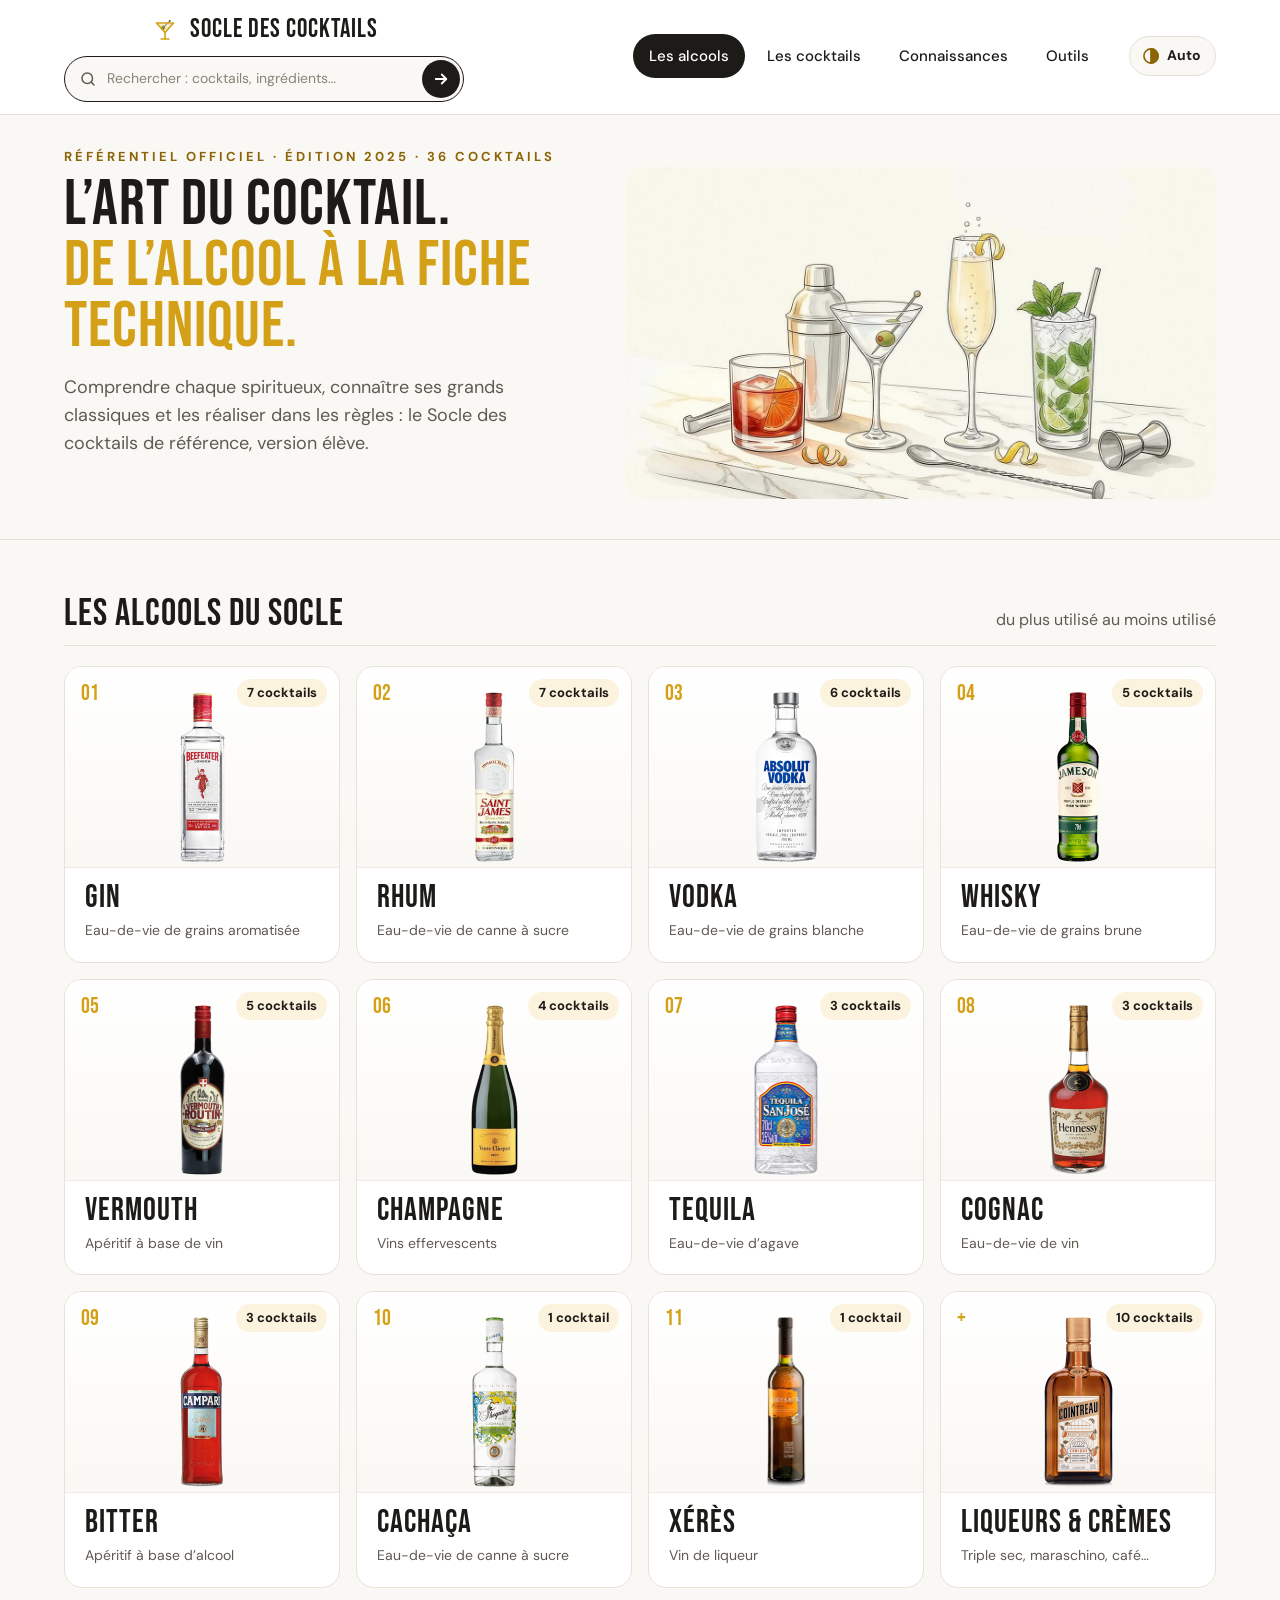
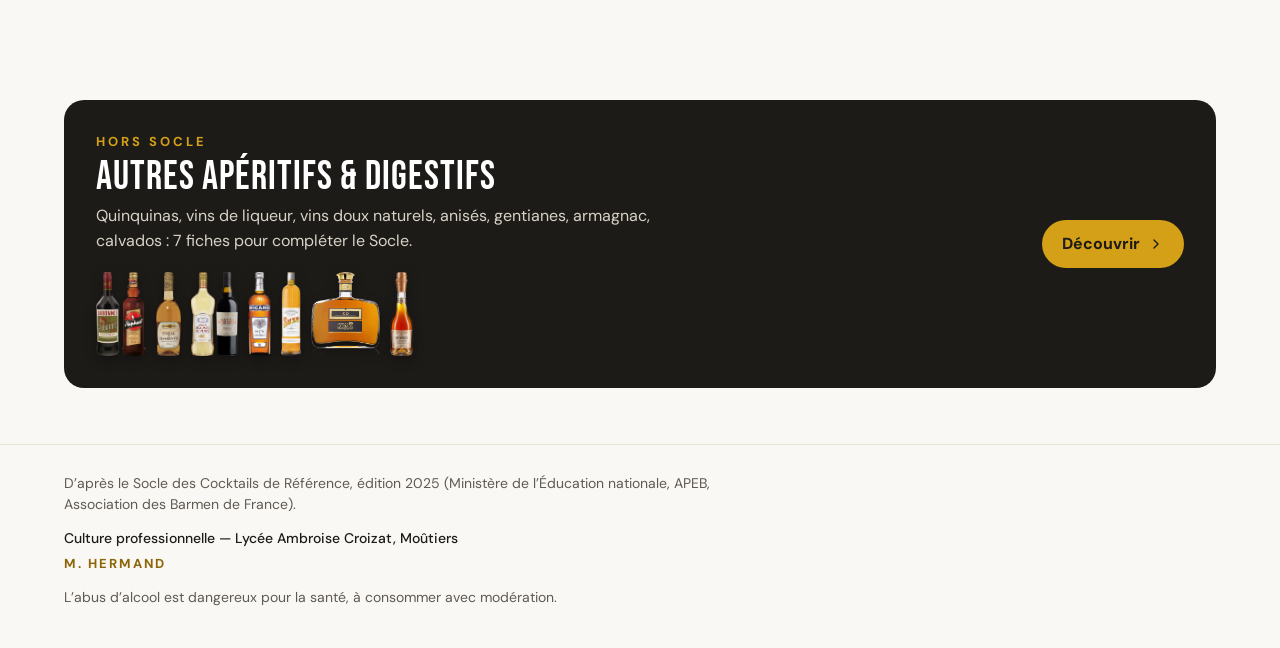
<file: index.html>
<!doctype html>
<html lang="fr">
<head>
  <meta charset="utf-8">
  <meta name="viewport" content="width=device-width, initial-scale=1, viewport-fit=cover">
  <title>Socle des Cocktails — Lycée Ambroise Croizat</title>
  <meta name="description" content="Les 36 cocktails du Socle des Cocktails de Référence : présentation des alcools, fiches techniques, verrerie, matériel et lexique du barman.">
  <meta property="og:type" content="website">
  <meta property="og:site_name" content="Socle des Cocktails">
  <meta property="og:title" content="Socle des Cocktails — L’appli du bar">
  <meta property="og:description" content="Les 36 cocktails du Socle, les alcools, les connaissances et les outils du bar. Lycée Ambroise Croizat, Moûtiers.">
  <meta property="og:url" content="https://benjaminhermand-max.github.io/socle-cocktails/">
  <meta property="og:image" content="https://benjaminhermand-max.github.io/socle-cocktails/img/partage-carre.jpg">
  <meta property="og:image:width" content="1200">
  <meta property="og:image:height" content="1200">
  <meta property="og:locale" content="fr_FR">
  <meta name="twitter:card" content="summary">
  <meta name="theme-color" content="#FFFFFF" id="meta-theme">
  <meta name="color-scheme" content="light dark" id="meta-scheme">
  <script>
  /* Thème : "auto" (suit le téléphone), "clair" ou "sombre" — mémorisé sur l'appareil */
  (function () {
    var CLE = "socle-theme-v1", mq = window.matchMedia ? matchMedia("(prefers-color-scheme: dark)") : null;
    function lire() { try { var v = localStorage.getItem(CLE); return v === "clair" || v === "sombre" ? v : "auto"; } catch (e) { return "auto"; } }
    function appliquer() {
      var choix = lire(), sombre = choix === "sombre" || (choix === "auto" && mq && mq.matches);
      var r = document.documentElement;
      r.setAttribute("data-theme", sombre ? "dark" : "light");
      r.setAttribute("data-choix", choix);
      var m = document.getElementById("meta-theme"); if (m) m.content = sombre ? "#151310" : "#FFFFFF";
      var s = document.getElementById("meta-scheme"); if (s) s.content = sombre ? "dark" : "light";
      var b = document.getElementById("theme-btn");
      if (b) {
        var noms = { auto: "Auto", clair: "Clair", sombre: "Sombre" };
        b.querySelector(".theme-l").textContent = noms[choix];
        b.setAttribute("aria-label", "Thème : " + noms[choix] + ". Changer le thème");
        b.title = choix === "auto" ? "Thème automatique (suit le téléphone)" : "Thème " + noms[choix].toLowerCase();
      }
    }
    window.changerTheme = function () {
      var ordre = ["auto", "clair", "sombre"], suivant = ordre[(ordre.indexOf(lire()) + 1) % 3];
      try { localStorage.setItem(CLE, suivant); } catch (e) {}
      appliquer();
    };
    appliquer();
    if (mq) { if (mq.addEventListener) mq.addEventListener("change", appliquer); else if (mq.addListener) mq.addListener(appliquer); }
    document.addEventListener("DOMContentLoaded", function () {
      var b = document.getElementById("theme-btn");
      if (b) b.addEventListener("click", window.changerTheme);
      appliquer();
    });
  })();
  </script>
  <link rel="icon" href="img/icone/icone.svg" type="image/svg+xml">
  <link rel="icon" href="img/icone/favicon-32.png" sizes="32x32" type="image/png">
  <link rel="apple-touch-icon" href="img/icone/apple-touch-icon.png">
  <link rel="manifest" href="manifest.webmanifest?v=36">
  <meta name="apple-mobile-web-app-capable" content="yes">
  <meta name="mobile-web-app-capable" content="yes">
  <meta name="apple-mobile-web-app-title" content="Cocktails">
  <meta name="apple-mobile-web-app-status-bar-style" content="black">
  <link rel="preload" href="fonts/bebas-neue.woff2" as="font" type="font/woff2" crossorigin>
  <link rel="preload" href="fonts/dm-sans-400.woff2" as="font" type="font/woff2" crossorigin>
  <link rel="stylesheet" href="style.css?v=36">
</head>
<body>
  <header class="topbar">
    <div class="wrap">
      <a class="brand" href="#/">
        <svg width="30" height="30" viewBox="0 0 512 512" aria-hidden="true"><path d="M136 152 H376 L256 286 Z" fill="#D4A017" opacity="0.22"/><line x1="214" y1="226" x2="334" y2="104" stroke="#5F5A52" stroke-width="16" stroke-linecap="round"/><circle cx="336" cy="102" r="16" fill="#5F5A52"/><ellipse cx="222" cy="218" rx="40" ry="33" transform="rotate(-45 222 218)" fill="#7A9A2E"/><circle cx="236" cy="228" r="11" fill="#B5462E"/><path d="M110 136 H402 L256 300 Z" fill="none" stroke="#D4A017" stroke-width="28" stroke-linejoin="round"/><line x1="256" y1="300" x2="256" y2="404" stroke="#D4A017" stroke-width="28" stroke-linecap="round"/><line x1="190" y1="410" x2="322" y2="410" stroke="#D4A017" stroke-width="28" stroke-linecap="round"/></svg>
        <span>Socle des Cocktails</span>
      </a>
      <button type="button" class="theme-btn" id="theme-btn" aria-label="Changer le thème">
        <svg class="ti ti-auto" width="20" height="20" viewBox="0 0 24 24" fill="none" stroke="currentColor" stroke-width="2" aria-hidden="true"><circle cx="12" cy="12" r="8.5"/><path d="M12 3.5a8.5 8.5 0 0 1 0 17z" fill="currentColor"/></svg>
        <svg class="ti ti-clair" width="20" height="20" viewBox="0 0 24 24" fill="none" stroke="currentColor" stroke-width="2" stroke-linecap="round" aria-hidden="true"><circle cx="12" cy="12" r="4.2"/><path d="M12 2.5v2.2M12 19.3v2.2M2.5 12h2.2M19.3 12h2.2M5.3 5.3l1.6 1.6M17.1 17.1l1.6 1.6M5.3 18.7l1.6-1.6M17.1 6.9l1.6-1.6"/></svg>
        <svg class="ti ti-sombre" width="20" height="20" viewBox="0 0 24 24" fill="none" stroke="currentColor" stroke-width="2" stroke-linejoin="round" aria-hidden="true"><path d="M20 14.5A8.5 8.5 0 1 1 9.5 4a6.8 6.8 0 0 0 10.5 10.5z"/></svg>
        <span class="theme-l">Auto</span>
      </button>
      <form class="search" role="search" id="fq">
        <label for="q" class="sr-only">Rechercher un cocktail, un ingrédient, une méthode d’élaboration</label>
        <div class="bubble">
          <svg width="18" height="18" viewBox="0 0 24 24" fill="none" stroke="#5F5A52" stroke-width="2" stroke-linecap="round" aria-hidden="true"><circle cx="11" cy="11" r="7"/><path d="M20 20l-3.5-3.5"/></svg>
          <input id="q" type="search" autocomplete="off" placeholder="Rechercher : cocktails, ingrédients…" role="combobox" aria-autocomplete="list" aria-expanded="false" aria-controls="res">
          <button type="submit" aria-label="Voir la fiche"><svg width="18" height="18" viewBox="0 0 24 24" fill="none" stroke="currentColor" stroke-width="2.4" stroke-linecap="round" stroke-linejoin="round" aria-hidden="true"><path d="M5 12h14"/><path d="M13 6l6 6-6 6"/></svg></button>
        </div>
        <ul class="results" id="res" role="listbox" hidden></ul>
        <p class="search-hint muted" id="qh" aria-live="polite"></p>
      </form>
      <nav class="nav" aria-label="Navigation principale">
        <a href="#/" data-section="alcools"><svg class="nav-i" width="22" height="22" viewBox="0 0 24 24" fill="none" stroke="currentColor" stroke-width="1.9" stroke-linecap="round" stroke-linejoin="round" aria-hidden="true"><path d="M10 2h4v4l1.5 2.5V21a1 1 0 0 1-1 1h-5a1 1 0 0 1-1-1V8.5L10 6z"/><path d="M8.5 12h7v5h-7z"/></svg><span class="nav-l">Les alcools</span><span class="nav-c">Alcools</span></a>
        <a href="#/cocktails" data-section="cocktails"><svg class="nav-i" width="22" height="22" viewBox="0 0 24 24" fill="none" stroke="currentColor" stroke-width="1.9" stroke-linecap="round" stroke-linejoin="round" aria-hidden="true"><path d="M4 4h16l-8 9z"/><path d="M12 13v7M8 21h8"/><path d="M14 8l4-5"/></svg><span class="nav-l">Les cocktails</span><span class="nav-c">Cocktails</span></a>
        <a href="#/savoirs/pratiques" data-section="savoirs"><svg class="nav-i" width="22" height="22" viewBox="0 0 24 24" fill="none" stroke="currentColor" stroke-width="1.9" stroke-linecap="round" stroke-linejoin="round" aria-hidden="true"><path d="M4 5a2 2 0 0 1 2-2h13v16H6a2 2 0 0 0-2 2z"/><path d="M4 21V5M9 7h6"/></svg><span class="nav-l">Connaissances</span><span class="nav-c">Savoirs</span></a>
        <a href="#/outils/tav" data-section="outils"><svg class="nav-i" width="22" height="22" viewBox="0 0 24 24" fill="none" stroke="currentColor" stroke-width="1.9" stroke-linecap="round" stroke-linejoin="round" aria-hidden="true"><rect x="5" y="3" width="14" height="18" rx="2"/><path d="M8 7h8M8.5 11h.01M12 11h.01M15.5 11h.01M8.5 14.5h.01M12 14.5h.01M15.5 14.5h.01M8.5 18h.01M12 18h.01M15.5 18h.01"/></svg><span class="nav-l">Outils</span><span class="nav-c">Outils</span></a>
      </nav>
    </div>
  </header>

  <main id="app" tabindex="-1"></main>

  <footer class="site">
    <div class="wrap">
      <p>D’après le Socle des Cocktails de Référence, édition 2025 (Ministère de l’Éducation nationale, APEB, Association des Barmen de France).</p>
      <p class="signature">Culture professionnelle — Lycée Ambroise Croizat, Moûtiers<br><span>M. HERMAND</span></p>
      <p>L’abus d’alcool est dangereux pour la santé, à consommer avec modération.</p>
    </div>
  </footer>

  <button type="button" class="haut" id="haut" aria-label="Revenir en haut de la page">
    <svg width="22" height="22" viewBox="0 0 24 24" fill="none" stroke="currentColor" stroke-width="2.4" stroke-linecap="round" stroke-linejoin="round" aria-hidden="true"><path d="M12 19V5"/><path d="M5 12l7-7 7 7"/></svg>
  </button>

  <script src="data/cocktails.js?v=36"></script>
  <script src="data/alcools.js?v=36"></script>
  <script src="data/savoirs.js?v=36"></script>
  <script src="data/emblemes.js?v=36"></script>
  <script src="data/autres.js?v=36"></script>
  <script src="app.js?v=36"></script>
  <script>if ("serviceWorker" in navigator) { window.addEventListener("load", function () { navigator.serviceWorker.register("sw.js"); }); }
// Demande au téléphone de garder la mémoire de l'appli (progression, favoris…)
// à l'abri du ménage automatique quand l'espace manque.
if (navigator.storage && navigator.storage.persist) { navigator.storage.persisted().then(function (ok) { if (!ok) navigator.storage.persist(); }).catch(function () {}); }</script>
</body>
</html>
</file>
<file: style.css>
@font-face { font-family: "Bebas Neue"; src: url("fonts/bebas-neue.woff2") format("woff2"); font-weight: 400; font-style: normal; font-display: swap; }
@font-face { font-family: "DM Sans"; src: url("fonts/dm-sans-400.woff2") format("woff2"); font-weight: 400; font-style: normal; font-display: swap; }
@font-face { font-family: "DM Sans"; src: url("fonts/dm-sans-500.woff2") format("woff2"); font-weight: 500; font-style: normal; font-display: swap; }
@font-face { font-family: "DM Sans"; src: url("fonts/dm-sans-700.woff2") format("woff2"); font-weight: 700; font-style: normal; font-display: swap; }

:root {
  --bg: #FAF8F4;
  --surface: #FFFFFF;
  --line: #E7E1D6;
  --line-soft: #F0EBE1;
  --ink: #1D1B18;
  --muted: #5F5A52;
  --gold: #D4A017;
  --gold-ink: #8C6508;
  --gold-soft: #FBF3DD;
  --dark: #1D1B18;
  --panel: #1D1B18;
  --pill: #1D1B18;
  --pill-ink: #FFFFFF;
  --paper: #FFFFFF;
  color-scheme: light;
  --radius: 18px;
  --display: "Bebas Neue", "Oswald", Impact, sans-serif;
  --body: "DM Sans", system-ui, -apple-system, "Segoe UI", sans-serif;
}

* { box-sizing: border-box; }
html { scroll-behavior: smooth; }
body {
  margin: 0;
  background: var(--bg);
  color: var(--ink);
  font-family: var(--body);
  font-size: 16px;
  line-height: 1.55;
  -webkit-font-smoothing: antialiased;
}
img, video { max-width: 100%; }
a { color: var(--gold-ink); }
a:hover { color: #5E4405; }
button { font: inherit; }
:focus-visible { outline: 3px solid var(--gold); outline-offset: 2px; border-radius: 6px; }

.wrap { max-width: 1200px; margin: 0 auto; padding: 0 24px; }
.eyebrow { margin: 0 0 8px; font-size: 13px; letter-spacing: 3px; text-transform: uppercase; color: var(--gold-ink); font-weight: 700; }
.display { font-family: var(--display); font-weight: 400; letter-spacing: 1px; line-height: 0.95; margin: 0; }
.muted { color: var(--muted); }

/* En-tête */
.topbar { position: sticky; top: 0; z-index: 20; background: var(--surface); backdrop-filter: blur(8px); border-bottom: 1px solid var(--line); }
.topbar .wrap { display: flex; flex-wrap: wrap; align-items: center; justify-content: space-between; gap: 12px; padding-top: 12px; padding-bottom: 12px; }
.brand { display: flex; align-items: center; gap: 10px; text-decoration: none; color: var(--ink); min-height: 44px; }
.brand span { font-family: var(--display); font-size: 26px; letter-spacing: 1px; }
.nav { display: flex; flex-wrap: wrap; gap: 6px; }
.nav a { padding: 10px 16px; border-radius: 999px; color: var(--ink); text-decoration: none; font-weight: 500; font-size: 15px; min-height: 44px; display: inline-flex; align-items: center; }
.nav a[aria-current="page"] { background: var(--pill); color: var(--pill-ink); }
.nav a:not([aria-current="page"]):hover { background: var(--gold-soft); }

/* Retour */
.back { display: inline-flex; align-items: center; gap: 6px; min-height: 44px; font-size: 15px; text-decoration: none; font-weight: 500; }

/* Accueil */
.hero { border-bottom: 1px solid var(--line); }
.hero .wrap { display: flex; flex-wrap: wrap; align-items: center; gap: 32px; padding-top: 48px; padding-bottom: 32px; }
.hero-text { flex: 1 1 400px; min-width: 0; }
.hero h1 { font-size: clamp(54px, 8vw, 104px); line-height: 0.92; }
.hero h1 span { color: var(--gold); }
.hero p.lead { margin: 22px 0 0; max-width: 520px; font-size: 18px; color: var(--muted); }
.hero-media { flex: 1 1 460px; min-width: 0; display: flex; justify-content: center; }
.hero-media video { width: 100%; max-width: 680px; height: auto; display: block; border-radius: 16px; mix-blend-mode: multiply; }

.search { margin-top: 26px; position: relative; max-width: 460px; }
.search label { display: block; font-size: 14px; font-weight: 700; margin-bottom: 6px; }
.search input { width: 100%; padding: 14px 16px 14px 46px; border-radius: 999px; border: 1px solid var(--line); background: var(--surface); font: inherit; font-size: 16px; color: var(--ink); }
.search svg { position: absolute; left: 16px; bottom: 15px; }
.results { list-style: none; margin: 8px 0 0; padding: 6px; background: var(--surface); border: 1px solid var(--line); border-radius: 16px; box-shadow: 0 12px 30px rgba(29,27,24,0.08); position: absolute; left: 0; right: 0; z-index: 10; max-height: 340px; overflow: auto; }
.results a { display: flex; align-items: center; gap: 12px; padding: 8px 10px; border-radius: 10px; text-decoration: none; color: var(--ink); }
.results a:hover, .results a:focus { background: var(--gold-soft); }
.results img { width: 40px; height: 40px; }
.results small { color: var(--muted); display: block; }

.section { padding: 56px 0; }
.section-head { display: flex; flex-wrap: wrap; align-items: baseline; justify-content: space-between; gap: 12px; margin-bottom: 20px; padding-bottom: 12px; border-bottom: 1px solid var(--line); }
.section-head h2 { font-size: 38px; }

.grid-alcools { display: grid; grid-template-columns: repeat(auto-fill, minmax(230px, 1fr)); gap: 16px; }
.card-alcool { display: flex; flex-direction: column; background: var(--surface); border: 1px solid var(--line); border-radius: var(--radius); text-decoration: none; color: var(--ink); overflow: hidden; transition: transform .18s ease, box-shadow .18s ease; }
.card-alcool:hover { transform: translateY(-3px); box-shadow: 0 14px 30px rgba(29,27,24,0.08); color: var(--ink); }
.card-alcool .pic { position: relative; height: 200px; display: flex; align-items: flex-end; justify-content: center; padding-top: 14px; background: linear-gradient(180deg, #fff 0%, var(--bg) 100%); }
.card-alcool .pic img { height: 180px; width: auto; object-fit: contain; }
.card-alcool .rank { position: absolute; top: 10px; left: 16px; font-family: var(--display); font-size: 22px; color: var(--gold); }
.card-alcool .count { position: absolute; top: 12px; right: 12px; font-size: 13px; font-weight: 700; background: var(--gold-soft); padding: 4px 10px; border-radius: 999px; }
.card-alcool .txt { padding: 14px 20px 20px; border-top: 1px solid var(--line-soft); }
.card-alcool .txt b { display: block; font-family: var(--display); font-weight: 400; font-size: 32px; line-height: 1; letter-spacing: 1px; }
.card-alcool .txt small { display: block; margin-top: 6px; font-size: 14px; color: var(--muted); }

.band { background: var(--surface); border-top: 1px solid var(--line); border-bottom: 1px solid var(--line); }
.grid-savoirs { display: grid; grid-template-columns: repeat(auto-fill, minmax(250px, 1fr)); gap: 12px; }
.tile { display: flex; align-items: center; gap: 14px; padding: 18px 20px; border: 1px solid var(--line); border-radius: 12px; text-decoration: none; color: var(--ink); background: var(--bg); font-weight: 500; min-height: 64px; }
.tile:hover { border-color: var(--gold); color: var(--ink); }
.tile .num { font-family: var(--display); font-size: 28px; color: var(--gold); width: 34px; flex: none; }

.cta-dark { display: flex; flex-wrap: wrap; gap: 20px; align-items: center; justify-content: space-between; padding: 32px; border-radius: 20px; background: var(--panel); color: #fff; }
.cta-dark h2 { font-size: 40px; margin-bottom: 8px; }
.cta-dark p { margin: 0; color: #D9D3C7; max-width: 560px; }
.pill-gold { display: inline-flex; align-items: center; padding: 12px 20px; border-radius: 999px; background: var(--gold); color: #1D1B18; font-weight: 700; }

/* Page alcool */
.alc-hero { display: flex; flex-wrap: wrap; gap: 36px; padding: 8px 0 48px; }
.alc-main { flex: 999 1 520px; min-width: 0; }
.alc-title { display: flex; align-items: flex-end; gap: 20px; }
.alc-title h1 { font-size: clamp(64px, 11vw, 132px); line-height: 0.88; }
.alc-title img { height: 200px; width: auto; flex: none; }
.alc-main .intro { font-size: 19px; margin: 18px 0 0; max-width: 620px; }
.id-card { flex: 1 1 340px; min-width: 0; background: var(--surface); border: 1px solid var(--line); border-radius: 20px; padding: 26px; align-self: flex-start; }
.id-card h2 { font-size: 28px; margin-bottom: 14px; }
.id-card dl { margin: 0; display: grid; gap: 12px; }
.id-card dt { font-size: 12px; letter-spacing: 2px; text-transform: uppercase; color: var(--gold-ink); font-weight: 700; }
.id-card dd { margin: 2px 0 0; }

.sections { display: grid; grid-template-columns: repeat(auto-fit, minmax(320px, 1fr)); gap: 20px; padding-bottom: 48px; }
.block { background: var(--surface); border: 1px solid var(--line); border-radius: 20px; padding: 24px; min-width: 0; }
.block h3 { font-family: var(--display); font-weight: 400; font-size: 28px; letter-spacing: 1px; margin: 0 0 14px; }
.block p { margin: 0; }
.steps { list-style: none; counter-reset: s; margin: 0; padding: 0; display: grid; gap: 12px; }
.steps li { counter-increment: s; display: flex; gap: 12px; align-items: flex-start; }
.steps li::before { content: counter(s); flex: none; width: 30px; height: 30px; border-radius: 50%; background: var(--gold-soft); color: var(--gold-ink); font-weight: 700; font-size: 14px; display: flex; align-items: center; justify-content: center; margin-top: -2px; }
.block ul.dots { margin: 0; padding-left: 20px; display: grid; gap: 8px; }
.table-scroll { overflow-x: auto; }
table { width: 100%; border-collapse: collapse; font-size: 15px; }
th, td { text-align: left; padding: 10px 12px; border-bottom: 1px solid var(--line-soft); vertical-align: top; }
th { font-size: 12px; letter-spacing: 1.5px; text-transform: uppercase; color: var(--gold-ink); }

.cocktails-head { display: flex; flex-wrap: wrap; align-items: flex-end; justify-content: space-between; gap: 16px; margin-bottom: 22px; }
.cocktails-head h2 { font-size: 48px; }
.filters { display: flex; flex-wrap: wrap; gap: 8px; }
.filters button { padding: 10px 18px; min-height: 44px; border-radius: 999px; border: 1px solid var(--line); background: var(--surface); color: var(--ink); font-size: 14px; font-weight: 500; cursor: pointer; }
.filters button[aria-pressed="true"] { background: var(--pill); border-color: var(--pill); color: var(--pill-ink); }

.grid-cocktails { display: grid; grid-template-columns: repeat(auto-fill, minmax(330px, 1fr)); gap: 16px; }
.card-cocktail { display: flex; gap: 6px; padding: 18px 20px 18px 6px; border: 1px solid var(--line); border-radius: var(--radius); background: var(--surface); text-decoration: none; color: var(--ink); transition: transform .18s ease, box-shadow .18s ease; }
.card-cocktail:hover { transform: translateY(-3px); box-shadow: 0 14px 30px rgba(29,27,24,0.08); color: var(--ink); }
.card-cocktail .pic { flex: none; width: 116px; display: flex; justify-content: center; }
.card-cocktail .pic img { width: 116px; height: 116px; }
.card-cocktail .body { flex: 1 1 auto; min-width: 0; display: flex; flex-direction: column; gap: 10px; }
.meta { display: flex; justify-content: space-between; gap: 8px; font-size: 12px; }
.meta .cat { font-weight: 700; letter-spacing: 1px; text-transform: uppercase; color: var(--gold-ink); }
.card-cocktail h3 { margin: 2px 0 0; font-family: var(--display); font-weight: 400; font-size: 32px; line-height: 1; letter-spacing: 1px; }
.card-cocktail .profil { margin: 4px 0 0; font-style: italic; color: var(--muted); font-size: 14px; }
.ings { list-style: none; margin: 0; padding: 0; display: grid; gap: 2px; font-size: 14px; }
.ings .dose { display: inline-block; min-width: 92px; color: var(--muted); }
.ings .hl { font-weight: 700; }
.ings .hl .dose { color: var(--gold-ink); }
.chips { display: flex; flex-wrap: wrap; gap: 6px; font-size: 12px; }
.chip { padding: 3px 10px; border-radius: 999px; background: var(--bg); border: 1px solid var(--line); }
.chip.base { background: var(--gold-soft); border-color: transparent; font-weight: 700; color: var(--gold-ink); }

/* Fiche */
.fiche-hero { display: flex; flex-wrap: wrap; align-items: center; gap: 24px; padding: 4px 0 36px; }
.fiche-hero .txt { flex: 999 1 480px; min-width: 0; }
.fiche-hero h1 { font-size: clamp(64px, 11vw, 132px); line-height: 0.88; }
.fiche-hero .profil { margin: 10px 0 0; font-size: 20px; font-style: italic; color: var(--muted); }
.fiche-hero .histo { margin: 18px 0 0; max-width: 640px; }
.fiche-hero .pic { flex: 1 1 260px; display: flex; justify-content: center; }
.fiche-hero .pic img { width: 290px; height: 290px; mix-blend-mode: multiply; }
.fiche-grid { display: flex; flex-wrap: wrap; gap: 20px; padding-bottom: 20px; }
.recette { flex: 999 1 520px; min-width: 0; }
.recette ul { list-style: none; margin: 0; padding: 0; }
.recette li { display: flex; align-items: baseline; flex-wrap: wrap; gap: 6px 18px; padding: 12px 0; border-bottom: 1px solid var(--line-soft); }
.recette li:last-child { border-bottom: 0; }
.recette .dose { font-family: var(--display); font-size: 40px; line-height: 1; color: var(--gold); min-width: 120px; }
.recette .nom { font-size: 19px; font-weight: 500; }
.recette .lien { margin-left: auto; font-size: 14px; }
.order-note { margin: 12px 0 0; font-size: 14px; color: var(--muted); }
.identite { flex: 1 1 330px; min-width: 0; background: var(--panel); color: #fff; border-radius: 20px; padding: 26px; }
.identite h2 { font-size: 28px; color: var(--gold); margin-bottom: 16px; }
.identite dl { margin: 0; display: grid; grid-template-columns: repeat(2, minmax(0, 1fr)); gap: 16px; }
.identite dt { font-size: 12px; letter-spacing: 2px; text-transform: uppercase; color: #BDB5A6; }
.identite dd { margin: 4px 0 0; font-weight: 500; }
.identite .verre { grid-column: 1 / -1; display: flex; align-items: center; gap: 14px; background: var(--surface); color: var(--ink); border-radius: 14px; padding: 8px 14px 8px 8px; text-decoration: none; }
.identite .verre img { width: 64px; height: 64px; }
.identite .verre small { display: block; color: var(--muted); font-size: 12px; letter-spacing: 2px; text-transform: uppercase; }
.technique { list-style: none; margin: 0; padding: 0; display: grid; gap: 10px; counter-reset: t; }
.technique li { counter-increment: t; display: flex; gap: 14px; align-items: center; padding: 13px 16px; background: var(--surface); border: 1px solid var(--line); border-radius: 12px; }
.technique li::before { content: counter(t); flex: none; width: 32px; height: 32px; border-radius: 50%; background: var(--gold-soft); color: var(--gold-ink); font-weight: 700; font-size: 14px; display: flex; align-items: center; justify-content: center; }
.var-list { display: grid; gap: 10px; }
.var-list div { padding: 14px 16px; background: var(--surface); border: 1px solid var(--line); border-radius: 12px; }
.var-list b { display: block; }
.var-list span { color: var(--muted); font-size: 15px; }
.nb { margin-top: 16px; padding: 14px 16px; border-radius: 12px; background: var(--gold-soft); font-size: 15px; }
.h2 { font-family: var(--display); font-weight: 400; font-size: 30px; letter-spacing: 1px; margin: 0 0 14px; }
.prevnext { display: flex; justify-content: space-between; gap: 12px; flex-wrap: wrap; padding: 8px 0 64px; }
.prevnext a { display: inline-flex; align-items: center; gap: 8px; padding: 12px 18px; border-radius: 999px; border: 1px solid var(--line); background: var(--surface); text-decoration: none; color: var(--ink); font-weight: 500; min-height: 44px; }

/* Connaissances */
.savoirs { display: flex; flex-wrap: wrap; gap: 32px; align-items: flex-start; padding: 36px 0 72px; }
.savoirs aside { flex: 1 1 240px; min-width: 0; }
.savoirs aside ul { list-style: none; margin: 0; padding: 0; display: grid; gap: 4px; }
.savoirs aside a { display: flex; align-items: center; gap: 10px; padding: 10px 14px; min-height: 44px; border-radius: 10px; text-decoration: none; color: var(--ink); font-weight: 500; border: 1px solid transparent; }
.savoirs aside a[aria-current="page"] { background: var(--surface); border-color: var(--line); font-weight: 700; }
.savoirs aside .n { font-family: var(--display); font-size: 22px; color: var(--gold); width: 28px; }
.savoirs .content { flex: 999 1 560px; min-width: 0; }
.savoirs .content h1 { font-size: clamp(52px, 8vw, 92px); }
.savoirs .content .lead { margin: 12px 0 28px; color: var(--muted); font-size: 18px; max-width: 640px; }
.rules { display: grid; grid-template-columns: repeat(auto-fill, minmax(280px, 1fr)); gap: 12px; }
.rule { background: var(--surface); border: 1px solid var(--line); border-radius: 16px; padding: 20px; }
.rule .n { font-family: var(--display); font-size: 34px; color: var(--gold); line-height: 1; }
.rule h3 { margin: 6px 0 6px; font-size: 18px; }
.rule p { margin: 0; color: var(--muted); font-size: 15px; }
.three-s { display: grid; grid-template-columns: repeat(auto-fit, minmax(170px, 1fr)); gap: 12px; margin: 24px 0 0; }
.three-s div { border-radius: 16px; padding: 18px; background: var(--panel); color: #fff; }
.three-s b { font-family: var(--display); font-weight: 400; font-size: 34px; color: var(--gold); display: block; line-height: 1; }
.three-s span { color: #D9D3C7; font-size: 15px; }
.glass-grid { display: grid; grid-template-columns: repeat(auto-fill, minmax(165px, 1fr)); gap: 12px; margin-bottom: 36px; }
.glass { background: var(--surface); border: 1px solid var(--line); border-radius: 14px; padding: 14px; display: flex; flex-direction: column; gap: 6px; }
.glass img { width: 100%; max-width: 150px; align-self: center; height: auto; }
.glass b { font-family: var(--display); font-weight: 400; font-size: 25px; letter-spacing: 1px; line-height: 1; }
.glass small { color: var(--muted); font-size: 13px; }
.glass small a { color: var(--gold-ink); }
.method { background: var(--surface); border: 1px solid var(--line); border-radius: 18px; padding: 22px; margin-bottom: 16px; }
.method h2 { font-size: 32px; margin-bottom: 4px; }
.method p { margin: 0 0 14px; color: var(--muted); }
.lexique { display: grid; gap: 0; background: var(--surface); border: 1px solid var(--line); border-radius: 18px; overflow: hidden; }
.lexique div { display: flex; flex-wrap: wrap; gap: 4px 18px; padding: 12px 18px; border-bottom: 1px solid var(--line-soft); }
.lexique dt { font-weight: 700; flex: 0 0 190px; }
.lexique dd { margin: 0; flex: 1 1 280px; color: var(--muted); }
.letters { display: flex; flex-wrap: wrap; gap: 6px; margin-bottom: 16px; }
.lex-search { width: 100%; max-width: 420px; padding: 12px 16px; border-radius: 999px; border: 1px solid var(--line); background: var(--surface); font: inherit; margin-bottom: 16px; }

.calc { background: var(--surface); border: 1px solid var(--line); border-radius: 18px; padding: 22px; margin-top: 20px; }
.calc-row { display: grid; grid-template-columns: minmax(0, 2fr) minmax(0, 1fr) minmax(0, 1fr) 44px; gap: 8px; align-items: end; margin-bottom: 8px; }
.calc label { font-size: 12px; font-weight: 700; color: var(--muted); display: block; margin-bottom: 4px; }
.calc input { width: 100%; padding: 10px 12px; border-radius: 10px; border: 1px solid var(--line); font: inherit; }
.calc .rm { width: 44px; height: 44px; border-radius: 10px; border: 1px solid var(--line); background: var(--bg); cursor: pointer; }
.calc .add { margin-top: 6px; padding: 10px 16px; min-height: 44px; border-radius: 999px; border: 1px dashed var(--gold-ink); background: transparent; color: var(--gold-ink); font-weight: 700; cursor: pointer; }
.calc-out { display: flex; flex-wrap: wrap; align-items: baseline; gap: 10px 24px; margin-top: 18px; padding-top: 16px; border-top: 1px solid var(--line-soft); }
.calc-out b { font-family: var(--display); font-weight: 400; font-size: 48px; color: var(--gold-ink); line-height: 1; }
.formula { background: var(--panel); color: #fff; border-radius: 18px; padding: 22px; font-size: 17px; }
.formula .big { font-family: var(--display); font-size: 34px; letter-spacing: 1px; color: var(--gold); }

.empty { padding: 80px 0; text-align: center; }
footer.site { border-top: 1px solid var(--line); padding: 28px 0 40px; font-size: 14px; color: var(--muted); }

@media (max-width: 640px) {
  .wrap { padding: 0 16px; }
  .alc-title img { height: 130px; }
  .card-cocktail .pic, .card-cocktail .pic img { width: 88px; }
  .card-cocktail .pic img { height: 88px; }
  .grid-cocktails { grid-template-columns: 1fr; }
  .calc-row { grid-template-columns: minmax(0, 1fr) minmax(0, 1fr) 44px; }
  .calc-row .nm { grid-column: 1 / -1; }
  .identite dl { grid-template-columns: 1fr 1fr; }
}
@media (prefers-reduced-motion: reduce) {
  .card-alcool, .card-cocktail { transition: none; }
  html { scroll-behavior: auto; }
}
@media print {
  .topbar, .prevnext, .back, footer.site { display: none; }
}

/* Corrections */
h1[tabindex="-1"]:focus { outline: none; }
.wrap.section { padding: 56px 24px; }
@media (max-width: 640px) { .wrap.section { padding: 40px 16px; } }

/* Liens vers les fiches cocktails */
a.ck { font-weight: 700; color: inherit; text-decoration: underline; text-decoration-color: var(--gold); text-decoration-thickness: 2px; text-underline-offset: 3px; }
a.ck:hover { color: var(--gold-ink); }
.three-s a.ck, .formula a.ck, .identite a.ck, .cta-dark a.ck { color: #fff; }

/* Bulle de recherche */
.search { max-width: 540px; }
.search label { font-size: 15px; }
.bubble { display: flex; align-items: center; gap: 8px; background: var(--surface); border: 2px solid var(--ink); border-radius: 999px; padding: 6px 6px 6px 18px; box-shadow: 0 10px 26px rgba(29,27,24,0.08); }
.bubble:focus-within { border-color: var(--gold); box-shadow: 0 0 0 4px var(--gold-soft); }
.bubble svg { position: static; flex: none; }
.search .bubble input { flex: 1 1 auto; min-width: 0; border: 0; padding: 10px 4px; background: transparent; font-size: 17px; outline: none; border-radius: 0; }
.bubble button { flex: none; min-height: 44px; padding: 0 20px; border-radius: 999px; border: 0; background: var(--pill); color: var(--pill-ink); font-weight: 700; font-size: 15px; cursor: pointer; }
.bubble button:hover { background: var(--gold); color: #1D1B18; }
.results a.on { background: var(--gold-soft); }
.search-hint { margin: 8px 0 0 18px; font-size: 14px; min-height: 1em; }
@media (max-width: 480px) { .bubble button { padding: 0 14px; font-size: 14px; } .bubble { padding-left: 14px; } }

/* Bouton retour en haut */
.haut { position: fixed; right: 20px; bottom: 20px; z-index: 30; width: 52px; height: 52px; border-radius: 50%; border: 0; background: var(--pill); color: var(--gold); display: flex; align-items: center; justify-content: center; cursor: pointer; box-shadow: 0 8px 22px rgba(29,27,24,0.25); opacity: 0; transform: translateY(12px); pointer-events: none; transition: opacity .2s ease, transform .2s ease, background .2s ease; }
.haut.visible { opacity: 1; transform: none; pointer-events: auto; }
.haut:hover { background: var(--gold); color: #1D1B18; }
@media (max-width: 640px) { .haut { right: 14px; bottom: 14px; width: 48px; height: 48px; } }
@media (prefers-reduced-motion: reduce) { .haut { transition: none; } }
@media print { .haut { display: none; } }
.results .res-count { padding: 6px 12px 4px; font-size: 12px; font-weight: 700; letter-spacing: 1px; text-transform: uppercase; color: var(--gold-ink); }

/* Ajustements mobile */
.ings li { display: flex; gap: 8px; }
.ings .dose { flex: 0 0 84px; min-width: 0; }
@media (max-width: 640px) {
  .topbar .wrap { gap: 4px; padding-top: 6px; padding-bottom: 6px; }
  .brand span { font-size: 22px; }
  .nav { width: 100%; flex-wrap: nowrap; overflow-x: auto; gap: 4px; scrollbar-width: none; }
  .nav::-webkit-scrollbar { display: none; }
  .nav a { padding: 8px 14px; font-size: 14px; white-space: nowrap; min-height: 40px; }
}

.sr-only { position: absolute; width: 1px; height: 1px; padding: 0; margin: -1px; overflow: hidden; clip: rect(0 0 0 0); white-space: nowrap; border: 0; }
.bubble input::placeholder { color: #8A8378; opacity: 1; }
.search { margin-top: 30px; }
.bubble .btn-ico { display: none; }
.bubble input::-webkit-search-cancel-button { -webkit-appearance: none; height: 18px; width: 18px; cursor: pointer;
  background: no-repeat center/14px url("data:image/svg+xml,%3Csvg xmlns='http://www.w3.org/2000/svg' viewBox='0 0 24 24' fill='none' stroke='%235F5A52' stroke-width='2.6' stroke-linecap='round'%3E%3Cpath d='M6 6l12 12M18 6L6 18'/%3E%3C/svg%3E"); }
@media (max-width: 520px) {
  .bubble button { width: 44px; height: 44px; padding: 0; display: flex; align-items: center; justify-content: center; }
  .bubble .btn-txt { display: none; }
  .bubble .btn-ico { display: block; }
  .search .bubble input { font-size: 16px; }
}
.search { max-width: 580px; }
@media (max-width: 520px) {
  .bubble { padding-left: 12px; gap: 6px; }
  .search .bubble input { font-size: 15.5px; padding-left: 0; }
  .search .bubble input::-webkit-search-cancel-button { display: none; }
}

/* Recherche dans le bandeau */
.topbar .wrap { display: grid; grid-template-columns: minmax(0, 440px) 1fr; grid-template-areas: "brand nav" "search nav"; column-gap: 24px; row-gap: 6px; align-items: center; padding-top: 10px; padding-bottom: 12px; }
.topbar .brand { grid-area: brand; min-height: 36px; }
.topbar .nav { grid-area: nav; justify-self: end; }
.topbar .search { grid-area: search; position: relative; margin: 0; max-width: none; width: 100%; }
.topbar .bubble { border-width: 1.5px; padding: 3px 3px 3px 14px; box-shadow: none; background: var(--bg); }
.topbar .bubble:focus-within { background: var(--surface); }
.topbar .search .bubble input { padding: 7px 2px; font-size: 15px; }
.topbar .bubble button { width: 38px; height: 38px; min-height: 38px; padding: 0; display: flex; align-items: center; justify-content: center; }
.topbar .results { top: calc(100% + 6px); margin: 0; max-height: min(420px, 70vh); }
.topbar .search-hint { position: absolute; top: 100%; left: 14px; margin: 4px 0 0; background: var(--surface); padding: 2px 8px; border-radius: 6px; }
.topbar .search-hint:empty { display: none; }
@media (max-width: 820px) {
  .topbar .wrap { grid-template-columns: 1fr; grid-template-areas: "brand" "search" "nav"; row-gap: 8px; }
  .topbar .nav { justify-self: stretch; }
}
@media (max-width: 640px) {
  .topbar { position: static; }
  .topbar .search .bubble input { font-size: 16px; }
}

/* Bandeau ordinateur : recherche plus étroite, centrée sous le nom */
@media (min-width: 821px) {
  .topbar .wrap { grid-template-columns: 400px 1fr; }
  .topbar .brand { justify-self: center; }
  .topbar .search { width: 400px; }
  .topbar .search .bubble input { font-size: 14px; text-overflow: clip; }
}

/* Accueil : vidéo calée en haut pour être visible en entier à l'ouverture */
.hero .wrap { align-items: flex-start; padding-top: 32px; }
.hero-media { padding-top: 20px; }
@media (max-width: 900px) { .hero-media { padding-top: 0; } }

/* Titre d'accueil réduit pour tenir dans l'écran à l'ouverture */
.hero h1 { font-size: clamp(46px, 5vw, 70px); line-height: 0.95; }
.hero p.lead { margin-top: 16px; }
.hero .wrap { padding-bottom: 40px; }

/* Aquarelles des cocktails : fond blanc fondu dans le fond de la carte */
.card-cocktail .pic img, .results img, .fiche-hero .pic img { mix-blend-mode: multiply; object-fit: contain; }

/* Bascule Liste / Galerie */
.vue { display: inline-flex; gap: 4px; margin-top: 14px; padding: 4px; border: 1px solid var(--line); border-radius: 999px; background: var(--surface); }
.vue a { padding: 8px 18px; border-radius: 999px; font-weight: 500; font-size: 15px; color: var(--ink); text-decoration: none; }
.vue a[aria-current="page"] { background: var(--pill); color: var(--pill-ink); }
.vue a:not([aria-current]):hover { background: #F3EEE4; }

/* Galerie : toutes les aquarelles d'un coup */
.galerie { list-style: none; margin: 8px 0 0; padding: 0; display: grid; grid-template-columns: repeat(auto-fill, minmax(170px, 1fr)); gap: 16px; }
.galerie a { display: flex; flex-direction: column; align-items: center; gap: 6px; padding: 12px 10px 16px; background: var(--surface); border: 1px solid var(--line); border-radius: 18px; text-decoration: none; color: var(--ink); transition: transform .18s ease, box-shadow .18s ease, border-color .18s ease; }
.galerie a:hover, .galerie a:focus-visible { transform: translateY(-3px); box-shadow: 0 10px 24px rgba(29,27,24,.10); border-color: var(--gold); }
.galerie img { width: 100%; height: auto; aspect-ratio: 1; object-fit: contain; mix-blend-mode: multiply; }
.galerie a > span:not(.embleme) { font-family: "Bebas Neue", Impact, sans-serif; font-size: 23px; letter-spacing: .5px; line-height: 1.05; text-align: center; }
@media (max-width: 520px) { .galerie { grid-template-columns: repeat(2, 1fr); gap: 10px; } .galerie a > span:not(.embleme) { font-size: 20px; } }
@media (prefers-reduced-motion: reduce) { .galerie a { transition: none; } .galerie a:hover { transform: none; } }
.galerie a { height: 100%; box-sizing: border-box; }

/* Bas de page aéré, avec signature */
footer.site p { margin: 0 0 12px; max-width: 70ch; }
footer.site p:last-child { margin-bottom: 0; }
footer.site .signature { color: var(--ink); font-weight: 500; }
footer.site .signature span { display: inline-block; margin-top: 4px; letter-spacing: 2px; color: var(--gold-ink); font-weight: 700; font-size: 13px; }

/* Emblèmes : médaillon rond doré */
.embleme { display: inline-flex; align-items: center; justify-content: center; flex: none; border-radius: 50%; border: 2px solid var(--gold); background: var(--gold-soft); color: var(--gold-ink); }
.embleme svg { width: 62%; height: 62%; display: block; }
.titre-embleme { display: flex; align-items: center; gap: .16em; }
.e-fiche { width: .78em; height: .78em; border-width: 3px; }
.card-cocktail h3 { display: flex; align-items: center; gap: 10px; }
.e-carte { width: 36px; height: 36px; border-width: 1.5px; }
.e-galerie { width: 40px; height: 40px; border-width: 1.5px; margin-top: 2px; }
@media (max-width: 520px) { .e-fiche { border-width: 2px; } .e-galerie { width: 34px; height: 34px; } .e-carte { width: 30px; height: 30px; } }

/* ---------- Mode tableau (ordinateur uniquement) ---------- */
.btn-tableau { display: none; margin-top: 18px; align-items: center; gap: 10px; min-height: 44px; padding: 0 20px; border: 0; border-radius: 999px; background: var(--pill); color: var(--pill-ink); font: inherit; font-weight: 500; font-size: 15px; cursor: pointer; }
.btn-tableau:hover { background: var(--gold); color: #1D1B18; }
@media (min-width: 1000px) and (hover: hover) { .btn-tableau { display: inline-flex; } }

.tableau { position: fixed; inset: 0; z-index: 100; background: var(--bg); color: var(--ink); display: flex; flex-direction: column; overflow: hidden; }
.tb-barre { flex: none; display: flex; justify-content: flex-end; align-items: center; gap: 16px; padding: 10px 18px 0; font-size: 13px; color: var(--muted); }
.tb-fermer { width: 38px; height: 38px; border-radius: 50%; border: 1px solid var(--line); background: var(--surface); font-size: 16px; cursor: pointer; color: var(--ink); }
.tb-fermer:hover { background: var(--pill); color: var(--pill-ink); }
.tb-page { flex: 1 1 auto; min-height: 0; display: grid; grid-template-columns: 1fr 1.15fr 1.15fr; gap: 2.4em; padding: .6em 3em 2.2em; font-family: "DM Sans", system-ui, sans-serif; line-height: 1.35; }
.tb-col { min-height: 0; overflow: hidden; display: flex; flex-direction: column; }
.tb-col h3 { margin: 0 0 .5em; font-family: "Bebas Neue", Impact, sans-serif; font-weight: 400; font-size: 2.3em; letter-spacing: .04em; line-height: 1; }
.tb-eyebrow { margin: 0 0 .4em; font-size: .9em; letter-spacing: .22em; text-transform: uppercase; font-weight: 700; color: var(--gold-ink); }
.tb-nom { margin: 0; display: flex; align-items: center; gap: .35em; font-family: "Bebas Neue", Impact, sans-serif; font-weight: 400; font-size: 4.6em; line-height: .9; letter-spacing: .01em; }
.e-tb { width: 1em; height: 1em; border-width: .045em; }
.tb-profil { margin: .45em 0 0; font-style: italic; font-size: 1.35em; color: var(--muted); }
.tb-pic { flex: 1 1 auto; min-height: 6em; display: flex; justify-content: center; align-items: center; margin: .6em 0; }
.tb-pic img { max-width: 100%; max-height: 100%; height: auto; mix-blend-mode: multiply; object-fit: contain; }
.tb-histo { margin: 0; font-size: 1em; color: var(--muted); }
.tb-recette { list-style: none; margin: 0 0 1em; padding: 0; }
.tb-recette li { display: flex; align-items: baseline; gap: .7em; padding: .32em 0; border-bottom: 1px solid var(--line); }
.tb-recette .d { flex: none; min-width: 4.4em; font-family: "Bebas Neue", Impact, sans-serif; font-size: 2em; line-height: 1; color: var(--gold); }
.tb-recette .n { font-size: 1.45em; font-weight: 500; }
.tb-id { margin-top: auto; background: var(--panel); color: #fff; border-radius: .9em; padding: 1em 1.2em; }
.tb-verre { display: flex; align-items: center; gap: .8em; background: var(--surface); color: var(--ink); border-radius: .6em; padding: .4em .8em; margin-bottom: .8em; }
.tb-verre img { height: 3.4em; width: auto; }
.tb-verre small { display: block; font-size: .8em; letter-spacing: .15em; text-transform: uppercase; color: var(--muted); }
.tb-verre b { font-size: 1.3em; }
.tb-id dl { margin: 0; display: grid; grid-template-columns: 1fr 1fr; gap: .6em 1.2em; }
.tb-id dl div:last-child { grid-column: 1 / -1; }
.tb-id dt { font-size: .78em; letter-spacing: .15em; text-transform: uppercase; color: #CFC6B5; }
.tb-id dd { margin: .1em 0 0; font-size: 1.2em; font-weight: 500; }
.tb-tech { margin: 0; padding: 0; list-style: none; counter-reset: e; }
.tb-tech li { counter-increment: e; position: relative; padding: .3em 0 .3em 2.3em; font-size: 1.3em; }
.tb-tech li::before { content: counter(e); position: absolute; left: 0; top: .3em; width: 1.6em; height: 1.6em; border-radius: 50%; background: var(--gold); color: #1D1B18; font-weight: 700; font-size: .85em; display: flex; align-items: center; justify-content: center; }
.tb-nb { margin: .8em 0 0; padding: .6em .9em; background: #FBF3DD; border-left: .25em solid var(--gold); border-radius: .3em; font-size: 1.05em; }
.tb-c3 h3:not(:first-child) { margin-top: .8em; }
.tb-vars { margin: 0; padding: 0; list-style: none; }
.tb-vars li { font-size: 1.05em; padding: .25em 0; color: var(--ink); }
.tb-vars b { color: var(--gold-ink); }

/* Plein écran — alcools */
.tb-alcool { grid-template-columns: 0.9fr 1fr 1.3fr; }
.tb-bouteille img { mix-blend-mode: normal; }
.tb-intro { margin: 0; font-size: 1.25em; line-height: 1.4; }
.tb-id-alc { margin-top: 0; }
.tb-id-alc h3 { color: var(--gold); margin-bottom: .6em; }
.tb-id-alc dl { grid-template-columns: 1fr; gap: .7em; }
.tb-id-alc dd { font-size: 1.15em; font-weight: 400; }
.tb-ck-t { margin-top: 1em !important; }
.tb-cks { list-style: none; margin: 0; padding: 0; display: flex; flex-wrap: wrap; gap: .45em; }
.tb-cks li { padding: .3em .8em; border-radius: 999px; background: var(--surface); border: 1px solid var(--line); font-family: "Bebas Neue", Impact, sans-serif; font-size: 1.35em; letter-spacing: .03em; }
.tb-sec + .tb-sec { margin-top: 1em; }
.tb-alcool .tb-tech li { font-size: 1.15em; }
.tb-liste { margin: 0; padding-left: 1.2em; }
.tb-liste li { font-size: 1.15em; padding: .2em 0; }
.tb-texte { margin: 0; font-size: 1.15em; }
.tb-table { width: 100%; border-collapse: collapse; font-size: 1.02em; }
.tb-table th { text-align: left; font-size: .8em; letter-spacing: .12em; text-transform: uppercase; color: var(--gold-ink); padding: .3em .5em .3em 0; border-bottom: 2px solid var(--gold); }
.tb-table td { padding: .35em .5em .35em 0; border-bottom: 1px solid var(--line); vertical-align: top; }

/* Plein écran — Connaissances (contenu libre, mis à l'échelle par zoom) */
.tb-savoir { display: block; overflow: hidden; padding: .4em 3em 1.6em; font-size: 16px; }
.tb-zoom { width: 100%; }
.tb-titre { margin: 0 0 .2em; font-family: "Bebas Neue", Impact, sans-serif; font-weight: 400; font-size: 64px; line-height: .95; }
.tb-savoir .lead { margin: 6px 0 20px; color: var(--muted); font-size: 18px; }
.tb-savoir .rules { grid-template-columns: repeat(4, 1fr); }
.tb-savoir .glass-grid { grid-template-columns: repeat(auto-fill, minmax(130px, 1fr)); margin-bottom: 18px; }
.tb-savoir .lexique { display: block; column-count: 3; column-gap: 0; }
.tb-savoir .lexique > * { break-inside: avoid; }
.tb-savoir .lex-search, .tb-savoir label[for="lx"] { display: none; }
.tb-savoir .method { margin-bottom: 12px; }
.tb-savoir .tb-zoom:has(.method) { display: grid; grid-template-columns: repeat(3, 1fr); gap: 0 16px; align-items: start; }
.tb-savoir .tb-zoom:has(.method) > :not(.method) { grid-column: 1 / -1; }
.tb-savoir .lexique { column-count: 4; border: 0; background: transparent; }
.tb-savoir .lexique div { display: block; padding: 6px 12px; border-bottom: 1px solid var(--line-soft); }
.tb-savoir .lexique dt { display: inline; }
.tb-savoir .lexique dt::after { content: " — "; font-weight: 400; color: var(--muted); }
.tb-savoir .lexique dd { display: inline; }
.tb-savoir label[for="lx"] { display: none !important; }

/* Autres apéritifs & digestifs */
.lead-autres { color: var(--muted); font-size: 18px; max-width: 640px; margin: 12px 0 8px; }
.autres-groupe { margin-top: 36px; }
.autres-groupe h2 { font-size: 40px; margin: 0; }
.autres-groupe > p { margin: 4px 0 16px; }
.autres-grid { display: grid; grid-template-columns: repeat(auto-fill, minmax(260px, 1fr)); gap: 14px; }
.carte-autre { display: flex; align-items: center; gap: 16px; padding: 18px; background: var(--surface); border: 1px solid var(--line); border-radius: 18px; text-decoration: none; color: var(--ink); transition: transform .18s ease, box-shadow .18s ease, border-color .18s ease; }
.carte-autre:hover, .carte-autre:focus-visible { transform: translateY(-2px); box-shadow: 0 10px 24px rgba(29,27,24,.08); border-color: var(--gold); }
.carte-autre b { display: block; font-family: var(--display); font-weight: 400; font-size: 30px; line-height: 1; letter-spacing: .5px; }
.carte-autre small { display: block; margin-top: 4px; color: var(--muted); font-size: 14px; }
.e-autre { width: 64px; height: 64px; }
.e-autre-grand { width: 120px; height: 120px; border-width: 3px; margin-left: 8px; }
.alc-title.titre-embleme { align-items: center; }
.e-tb-grand { width: 70%; max-width: 15em; aspect-ratio: 1; height: auto; border-width: .2em; }
@media (prefers-reduced-motion: reduce) { .carte-autre { transition: none; } .carte-autre:hover { transform: none; } }
@media (max-width: 520px) { .e-autre-grand { width: 72px; height: 72px; } }
.carte-autre img { flex: none; height: 96px; width: 64px; object-fit: contain; }
.alc-title img { max-width: 40%; object-fit: contain; object-position: bottom; }
@media (max-width: 520px) { .alc-title img { height: 150px; } }
@media (max-width: 520px) { .alc-title h1 { font-size: clamp(44px, 14vw, 64px); min-width: 0; } }

/* Accueil : lien vers les autres apéritifs & digestifs */
a.cta-autres { text-decoration: none; color: inherit; transition: transform .18s ease, box-shadow .18s ease; }
a.cta-autres:hover, a.cta-autres:focus-visible { transform: translateY(-2px); box-shadow: 0 14px 30px rgba(29,27,24,.18); }
.cta-autres .eyebrow { color: var(--gold); margin-bottom: 6px; }
.cta-autres .pill-gold { gap: 8px; flex: none; }
.cta-bouteilles { display: flex; align-items: flex-end; gap: 10px; margin-top: 18px; flex-wrap: wrap; }
.cta-bouteilles img { height: 84px; width: auto; filter: drop-shadow(0 4px 6px rgba(0,0,0,.35)); }
@media (max-width: 520px) { .cta-bouteilles img { height: 60px; } }
@media (prefers-reduced-motion: reduce) { a.cta-autres { transition: none; } a.cta-autres:hover { transform: none; } }
.cta-dark h2 { color: #fff; }

/* Résultats de recherche : bouteilles et icônes */
.results img.r-alcool { mix-blend-mode: normal; }
.results .r-ico { flex: none; width: 40px; height: 40px; border-radius: 50%; background: var(--gold-soft); color: var(--gold-ink); display: flex; align-items: center; justify-content: center; font-family: var(--display); font-size: 20px; }
.results small { display: -webkit-box; -webkit-line-clamp: 2; -webkit-box-orient: vertical; overflow: hidden; }

/* Voir aussi */
.voir-aussi { padding: 4px 0 48px; }
.voir-grid { display: grid; grid-template-columns: repeat(auto-fill, minmax(230px, 1fr)); gap: 12px; }
.voir-grid a { display: flex; align-items: center; gap: 14px; padding: 12px 16px; background: var(--surface); border: 1px solid var(--line); border-radius: 16px; text-decoration: none; color: var(--ink); }
.voir-grid a:hover, .voir-grid a:focus-visible { border-color: var(--gold); }
.voir-grid img { flex: none; height: 64px; width: 44px; object-fit: contain; }
.voir-grid b { display: block; font-family: var(--display); font-weight: 400; font-size: 24px; line-height: 1; }
.voir-grid small { display: block; color: var(--muted); font-size: 13px; margin-top: 3px; }

/* Coût matière et prix de vente */
.cout { margin: 8px 0 40px; background: var(--surface); border: 1px solid var(--line); border-radius: 20px; }
.cout summary { cursor: pointer; list-style: none; padding: 20px 24px; display: flex; flex-wrap: wrap; align-items: baseline; gap: 4px 14px; }
.cout summary::-webkit-details-marker { display: none; }
.cout summary span { font-family: var(--display); font-size: 28px; letter-spacing: .5px; }
.cout summary span::before { content: "+ "; color: var(--gold); }
.cout[open] summary span::before { content: "– "; }
.cout summary small { color: var(--muted); }
.cout-corps { padding: 0 24px 24px; }
.cout-aide { margin: 0 0 14px; font-size: 14px; }
.cout-ligne { display: grid; grid-template-columns: minmax(150px, 1.4fr) 1fr 1fr 90px; gap: 10px 14px; align-items: end; padding: 10px 0; border-top: 1px solid var(--line-soft); }
.cout-ligne:has(> label:only-of-type) label { grid-column: 2 / 4; }
.cout-nom small { display: block; color: var(--muted); font-size: 13px; }
.cout label { display: flex; flex-direction: column; gap: 4px; font-size: 12px; font-weight: 700; color: var(--gold-ink); letter-spacing: .3px; }
.cout input { font: inherit; font-size: 16px; font-weight: 400; color: var(--ink); padding: 9px 10px; border: 1px solid var(--line); border-radius: 10px; background: var(--bg); width: 100%; min-width: 0; }
.cout input:focus { outline: 2px solid var(--gold); outline-offset: 1px; }
.cout-val { text-align: right; font-weight: 700; font-variant-numeric: tabular-nums; padding-bottom: 10px; }
.cout-total { margin-top: 14px; padding: 18px 20px; background: var(--panel); color: #fff; border-radius: 16px; display: grid; grid-template-columns: repeat(auto-fit, minmax(150px, 1fr)); gap: 14px 20px; align-items: end; }
.cout-total span { display: block; font-size: 12px; letter-spacing: 1.5px; text-transform: uppercase; color: #CFC6B5; }
.cout-total b { font-size: 22px; font-variant-numeric: tabular-nums; }
.cout-total .ttc b { color: var(--gold); font-size: 28px; }
.cout-total .coef { color: #CFC6B5; text-transform: uppercase; letter-spacing: 1.5px; }
.cout-total .coef input { background: var(--surface); }
.cout-formule { margin: 12px 0 0; font-size: 13px; }
@media (max-width: 640px) {
  .cout-ligne { grid-template-columns: 1fr 1fr; }
  .cout-nom { grid-column: 1 / -1; }
  .cout-ligne:has(> label:only-of-type) label { grid-column: 1 / 2; }
  .cout-val { grid-column: 2; align-self: end; }
}

/* Outils */
.outil { margin-top: 24px; max-width: 920px; }
.outil .formula { margin: 18px 0 22px; }
.outil-choix { display: flex; flex-direction: column; gap: 6px; margin: 0 0 18px; font-size: 13px; font-weight: 700; letter-spacing: .5px; color: var(--gold-ink); max-width: 420px; }
.outil-choix select { font: inherit; font-size: 16px; font-weight: 500; color: var(--ink); padding: 11px 14px; border: 1px solid var(--line); border-radius: 12px; background: var(--surface); }
.outil-note { margin-top: 10px; font-size: 14px; }
.cout-outil summary { display: none; }
.cout-outil .cout-corps { padding-top: 20px; }
.cout-libre { grid-template-columns: minmax(140px, 1.5fr) 0.8fr 1fr 0.9fr 80px 36px; }
.cout-libre .rm { align-self: end; margin-bottom: 4px; }
.cout .add { margin: 12px 0 4px; }
.btn-outil { display: inline-flex; align-items: center; gap: 8px; min-height: 44px; padding: 0 20px; border-radius: 999px; background: var(--pill); color: var(--pill-ink); text-decoration: none; font-weight: 500; }
.btn-outil:hover { background: var(--gold); color: #1D1B18; }
@media (max-width: 640px) {
  .cout-libre { grid-template-columns: 1fr 1fr; }
  .cout-libre > label:first-child { grid-column: 1 / -1; }
  .cout-libre .rm { grid-column: 2; justify-self: end; }
}
.nav-c { display: none; }
@media (max-width: 520px) {
  .nav-l { display: none; } .nav-c { display: inline; }
  .nav { justify-content: space-between; }
  .nav a { padding: 8px 11px; }
}
@media (max-width: 380px) { .nav a { padding: 8px 7px; font-size: 13px; } .nav { gap: 0; } }
.cout .add { padding: 10px 16px; min-height: 44px; border-radius: 999px; border: 1px dashed var(--gold-ink); background: transparent; color: var(--gold-ink); font: inherit; font-weight: 700; cursor: pointer; }
.cout .rm { width: 40px; height: 40px; border-radius: 10px; border: 1px solid var(--line); background: var(--bg); font: inherit; cursor: pointer; }

/* ---------- Onglets en bas d'écran (téléphone et tablette) ---------- */
.nav-i { display: none; }
@media (max-width: 820px) {
  .topbar .nav, .nav {
    position: fixed; left: 0; right: 0; bottom: 0; z-index: 40; width: auto; margin: 0;
    display: grid; grid-template-columns: repeat(4, 1fr); gap: 0;
    padding: 6px 6px calc(6px + env(safe-area-inset-bottom, 0px));
    background: var(--surface); -webkit-backdrop-filter: blur(10px); backdrop-filter: blur(10px);
    border-top: 1px solid var(--line); box-shadow: 0 -6px 20px rgba(29,27,24,.06); overflow: visible;
  }
  .nav a, .nav a:not([aria-current="page"]) {
    flex-direction: column; justify-content: center; gap: 3px; min-height: 54px; padding: 4px 2px;
    border-radius: 14px; font-size: 12px; font-weight: 500; color: var(--muted); background: none; white-space: nowrap;
  }
  .nav a[aria-current="page"] { background: none; color: var(--ink); font-weight: 700; }
  .nav a[aria-current="page"] .nav-i { color: var(--gold-ink); background: var(--gold-soft); }
  .nav-i { display: block; width: 46px; height: 28px; padding: 3px 12px; border-radius: 999px; box-sizing: border-box; }
  .nav-l { display: none; } .nav-c { display: inline; }
  body { padding-bottom: calc(76px + env(safe-area-inset-bottom, 0px)); }
  .haut { bottom: calc(86px + env(safe-area-inset-bottom, 0px)); }
}
@media print { .nav { display: none !important; } body { padding-bottom: 0; } }
@media (max-width: 820px) { .topbar { -webkit-backdrop-filter: none; backdrop-filter: none; background: var(--surface); } }
@media (max-width: 820px) {
  .topbar .nav, .nav { background: var(--surface); }
  .topbar .search { width: 100%; max-width: none; justify-self: stretch; }
  .topbar .brand { justify-self: start; }
}


/* ---------- Mode sombre (Auto / Clair / Sombre, réglé par data-theme sur <html>) ---------- */
/* thème sombre */
  :root[data-theme="dark"] {
    --bg: #151310; --surface: #221F1B; --line: #3A352E; --line-soft: #2D2924;
    --ink: #F2EDE4; --muted: #B7AFA2; --gold: #E0B23A; --gold-ink: #E6BC52; --gold-soft: #3A3020;
    --panel: #2C2823; --pill: #F2EDE4; --pill-ink: #151310; --paper: #FFFFFF;
    color-scheme: dark;
  }
  /* Les aquarelles gardent leur papier clair : tuile arrondie au lieu du fondu */
  [data-theme="dark"] .card-cocktail .pic img, [data-theme="dark"] .results img:not(.r-alcool), [data-theme="dark"] .fiche-hero .pic img, [data-theme="dark"] .galerie img, [data-theme="dark"] .tb-pic img:not(.tb-bouteille img), [data-theme="dark"] .hero-media video {
    mix-blend-mode: normal; background: var(--paper); border-radius: 14px;
  }
  [data-theme="dark"] .tb-bouteille img { background: none; }
  [data-theme="dark"] .card-alcool .pic { background: linear-gradient(180deg, #2A2621 0%, var(--surface) 100%); }
  [data-theme="dark"] .identite .verre, [data-theme="dark"] .tb-verre { background: var(--paper); color: #1D1B18; }
  [data-theme="dark"] .identite .verre small, [data-theme="dark"] .identite .verre span { color: #1D1B18; }
  [data-theme="dark"] .topbar { border-bottom-color: var(--line); }
  [data-theme="dark"] .bubble { border-color: var(--line); }
  [data-theme="dark"] .search input, [data-theme="dark"] .lex-search, [data-theme="dark"] .cout input, [data-theme="dark"] .calc input, [data-theme="dark"] .outil-choix select { color: var(--ink); background: var(--bg); }
  [data-theme="dark"] .cout-total .coef input { background: var(--surface); }
  [data-theme="dark"] .three-s div, [data-theme="dark"] .formula, [data-theme="dark"] .identite, [data-theme="dark"] .cta-dark, [data-theme="dark"] .tb-id, [data-theme="dark"] .cout-total { border: 1px solid var(--line); }
  [data-theme="dark"] img[src*="img/verres/"], [data-theme="dark"] img[src*="img/materiel/"] { background: var(--paper); border-radius: 10px; }
  [data-theme="dark"] .glass img { padding: 4px; }
  [data-theme="dark"] .carte-autre img, [data-theme="dark"] .voir-grid img, [data-theme="dark"] .cta-bouteilles img { filter: drop-shadow(0 2px 6px rgba(0,0,0,.4)); }


/* ---------- Transitions douces entre les pages ---------- */
#app.entree > * { animation: entree .32s cubic-bezier(.2,.7,.2,1) both; }
@keyframes entree { from { opacity: 0; transform: translateY(10px); } to { opacity: 1; transform: none; } }
.tableau { animation: fondu .25s ease both; }
@keyframes fondu { from { opacity: 0; } to { opacity: 1; } }
.card-cocktail, .galerie a, .carte-autre, .card-alcool, .voir-grid a { transition: transform .18s ease, box-shadow .18s ease, border-color .18s ease; }
@media (prefers-reduced-motion: reduce) { #app.entree > *, .tableau { animation: none; } }

/* ---------- Favoris ---------- */
.fiche-actions { display: flex; flex-wrap: wrap; gap: 10px; margin-top: 18px; }
.fiche-actions .btn-tableau { margin-top: 0; }
.btn-fav { display: inline-flex; align-items: center; gap: 8px; min-height: 44px; padding: 0 18px; border-radius: 999px; border: 1.5px solid var(--gold); background: transparent; color: var(--gold-ink); font: inherit; font-weight: 700; font-size: 15px; cursor: pointer; }
.btn-fav svg { fill: none; stroke: currentColor; }
.btn-fav[aria-pressed="true"] { background: var(--gold); color: #1D1B18; }
.btn-fav[aria-pressed="true"] svg { fill: currentColor; }
.btn-fav:active svg { transform: scale(1.25); transition: transform .12s; }
.fav-marque { display: inline-flex; vertical-align: middle; margin-left: 6px; color: var(--gold); }
.fav-marque svg { width: 18px; height: 18px; }
.galerie a { position: relative; }
.galerie .fav-marque { position: absolute; top: 10px; right: 10px; margin: 0; z-index: 1; }
.filters .f-fav { display: inline-flex; align-items: center; gap: 6px; }
.filters .f-fav svg { width: 16px; height: 16px; color: var(--gold); }
.vide-fav { padding: 24px 4px; max-width: 520px; }
.galerie .vide-li { grid-column: 1 / -1; list-style: none; }
.entr-lien { margin: 32px 0 0; }

/* ---------- Entraînement ---------- */
.vue-outils { flex-wrap: wrap; }
.entr { margin-top: 24px; max-width: 880px; }
.entr-modes { display: grid; grid-template-columns: repeat(auto-fit, minmax(190px, 1fr)); gap: 12px; margin: 8px 0 20px; }
.entr-mode { text-align: left; display: flex; flex-direction: column; gap: 6px; padding: 18px; border-radius: 18px; border: 1.5px solid var(--line); background: var(--surface); color: var(--ink); font: inherit; cursor: pointer; }
.entr-mode b { font-family: var(--display); font-weight: 400; font-size: 28px; line-height: 1; letter-spacing: .5px; }
.entr-mode span { font-size: 14px; color: var(--muted); }
.entr-mode small { font-size: 12px; font-weight: 700; color: var(--gold-ink); }
.entr-mode[aria-checked="true"] { border-color: var(--gold); box-shadow: 0 0 0 3px var(--gold-soft); }
.entr-reglages { display: flex; flex-wrap: wrap; gap: 10px 24px; }
.filters button:disabled { opacity: .45; cursor: not-allowed; }
.btn-go { display: inline-flex; align-items: center; justify-content: center; min-height: 48px; padding: 0 26px; border-radius: 999px; border: 0; background: var(--gold); color: #1D1B18; font: inherit; font-weight: 700; font-size: 16px; cursor: pointer; }
.btn-go:hover { filter: brightness(1.05); }
.btn-go.sec { background: transparent; color: var(--ink); border: 1.5px solid var(--line); }
#go { margin-top: 14px; min-width: 200px; }
.entr-haut { display: flex; align-items: center; gap: 16px; font-weight: 700; font-size: 14px; color: var(--muted); }
.entr-haut span:nth-child(2) { color: var(--gold-ink); }
.entr-stop { margin-left: auto; background: none; border: 0; color: var(--muted); font: inherit; text-decoration: underline; cursor: pointer; min-height: 44px; }
.entr-barre { height: 6px; border-radius: 999px; background: var(--line-soft); overflow: hidden; margin: 6px 0 18px; }
.entr-barre span { display: block; height: 100%; background: var(--gold); transition: width .3s ease; }
.entr-q { background: var(--surface); border: 1px solid var(--line); border-radius: 22px; padding: 24px; text-align: center; animation: entree .28s ease both; }
.entr-img { width: 240px; height: 240px; object-fit: contain; mix-blend-mode: multiply; margin: 0 auto 6px; display: block; border-radius: 14px; }
.entr-img.petit { width: 120px; height: 120px; }
.entr-q h2 { font-size: clamp(20px, 3.4vw, 26px); line-height: 1.3; margin: 8px auto 18px; max-width: 620px; outline: none; }
.entr-choix { display: grid; grid-template-columns: repeat(2, minmax(0, 1fr)); gap: 10px; }
.entr-choix button { display: flex; align-items: center; gap: 12px; text-align: left; min-height: 60px; padding: 12px 16px; border-radius: 14px; border: 1.5px solid var(--line); background: var(--bg); color: var(--ink); font: inherit; font-weight: 500; font-size: 16px; cursor: pointer; transition: border-color .15s, background .15s, transform .1s; }
.entr-choix button:hover:not(:disabled) { border-color: var(--gold); }
.entr-choix button:active:not(:disabled) { transform: scale(.98); }
.entr-choix .k { flex: none; width: 28px; height: 28px; border-radius: 50%; background: var(--gold-soft); color: var(--gold-ink); font-weight: 700; font-size: 14px; display: flex; align-items: center; justify-content: center; }
.entr-choix button.bon { border-color: #3F8A4A; background: #E5F2E6; color: #1E4D25; }
.entr-choix button.bon .k { background: #3F8A4A; color: #fff; }
.entr-choix button.faux { border-color: #B5462E; background: #F8E4DE; color: #6E2414; }
.entr-choix button.faux .k { background: #B5462E; color: #fff; }
.entr-choix button:disabled { cursor: default; }
.entr-retour { margin-top: 18px; text-align: left; padding: 16px 18px; border-radius: 14px; background: var(--bg); border-left: 5px solid var(--gold); animation: entree .25s ease both; }
.entr-retour.ok { border-left-color: #3F8A4A; }
.entr-retour.ko { border-left-color: #B5462E; }
.entr-retour p { margin: 6px 0 12px; color: var(--muted); font-size: 15px; }
.entr-btns { display: flex; flex-wrap: wrap; align-items: center; gap: 12px 18px; }
.entr-btns a { color: var(--gold-ink); font-weight: 700; }
.entr-retour .btn-go { margin-left: auto; }
.entr-fin { text-align: center; background: var(--surface); border: 1px solid var(--line); border-radius: 22px; padding: 28px 22px; }
.entr-score { display: flex; justify-content: center; align-items: baseline; gap: 8px; font-family: var(--display); }
.entr-score b { font-size: 110px; line-height: .9; font-weight: 400; color: var(--gold); }
.entr-score span { font-size: 44px; color: var(--muted); }
.entr-msg { font-size: 20px; font-weight: 700; margin: 8px 0 22px; }
.entr-erreurs { list-style: none; padding: 0; margin: 0 0 22px; display: grid; gap: 8px; text-align: left; }
.entr-erreurs a { display: flex; align-items: center; gap: 12px; padding: 8px 12px; border-radius: 12px; background: var(--bg); text-decoration: none; color: var(--ink); }
.entr-erreurs img { width: 48px; height: 48px; object-fit: contain; mix-blend-mode: multiply; flex: none; border-radius: 8px; }
.entr-erreurs small { display: block; color: var(--muted); font-size: 13px; }
.entr-fin .entr-btns { justify-content: center; }
@media (max-width: 560px) {
  .entr-choix { grid-template-columns: 1fr; }
  .entr-img { width: 200px; height: 200px; }
  .entr-q { padding: 18px 14px; }
  .entr-retour .btn-go { margin-left: 0; width: 100%; }
}
/* thème sombre */
  [data-theme="dark"] .entr-img, [data-theme="dark"] .entr-erreurs img { mix-blend-mode: normal; background: var(--paper); }
  [data-theme="dark"] .entr-choix button.bon { background: #1F3A23; color: #CDEBD1; }
  [data-theme="dark"] .entr-choix button.faux { background: #45221A; color: #F4CFC4; }

@media (prefers-reduced-motion: reduce) { .entr-q, .entr-retour { animation: none; } .entr-barre span { transition: none; } }

/* ---------- Bouton de thème (Auto / Clair / Sombre) ---------- */
.theme-btn { grid-area: theme; justify-self: end; display: inline-flex; align-items: center; gap: 6px; min-height: 40px; padding: 0 14px 0 11px; border-radius: 999px; border: 1.5px solid var(--line); background: var(--bg); color: var(--ink); font: inherit; font-size: 14px; font-weight: 700; cursor: pointer; transition: border-color .15s; }
.theme-btn:hover { border-color: var(--gold); }
.theme-btn:focus-visible { outline: 3px solid var(--gold); outline-offset: 2px; }
.theme-btn .ti { display: none; color: var(--gold-ink); flex: none; }
[data-choix="auto"] .theme-btn .ti-auto, [data-choix="clair"] .theme-btn .ti-clair, [data-choix="sombre"] .theme-btn .ti-sombre { display: block; }
html:not([data-choix]) .theme-btn .ti-auto { display: block; }
.topbar .wrap { grid-template-areas: "brand nav theme" "search nav theme"; grid-template-columns: minmax(0, 440px) 1fr auto; }
@media (min-width: 821px) { .topbar .wrap { grid-template-columns: 400px 1fr auto; } }
@media (max-width: 820px) {
  .topbar .wrap { grid-template-columns: 1fr auto; grid-template-areas: "brand theme" "search search" "nav nav"; }
}
@media (max-width: 380px) { .theme-btn { padding: 0 10px; } .theme-btn .theme-l { display: none; } }
@media print { .theme-btn { display: none; } }
</file>
